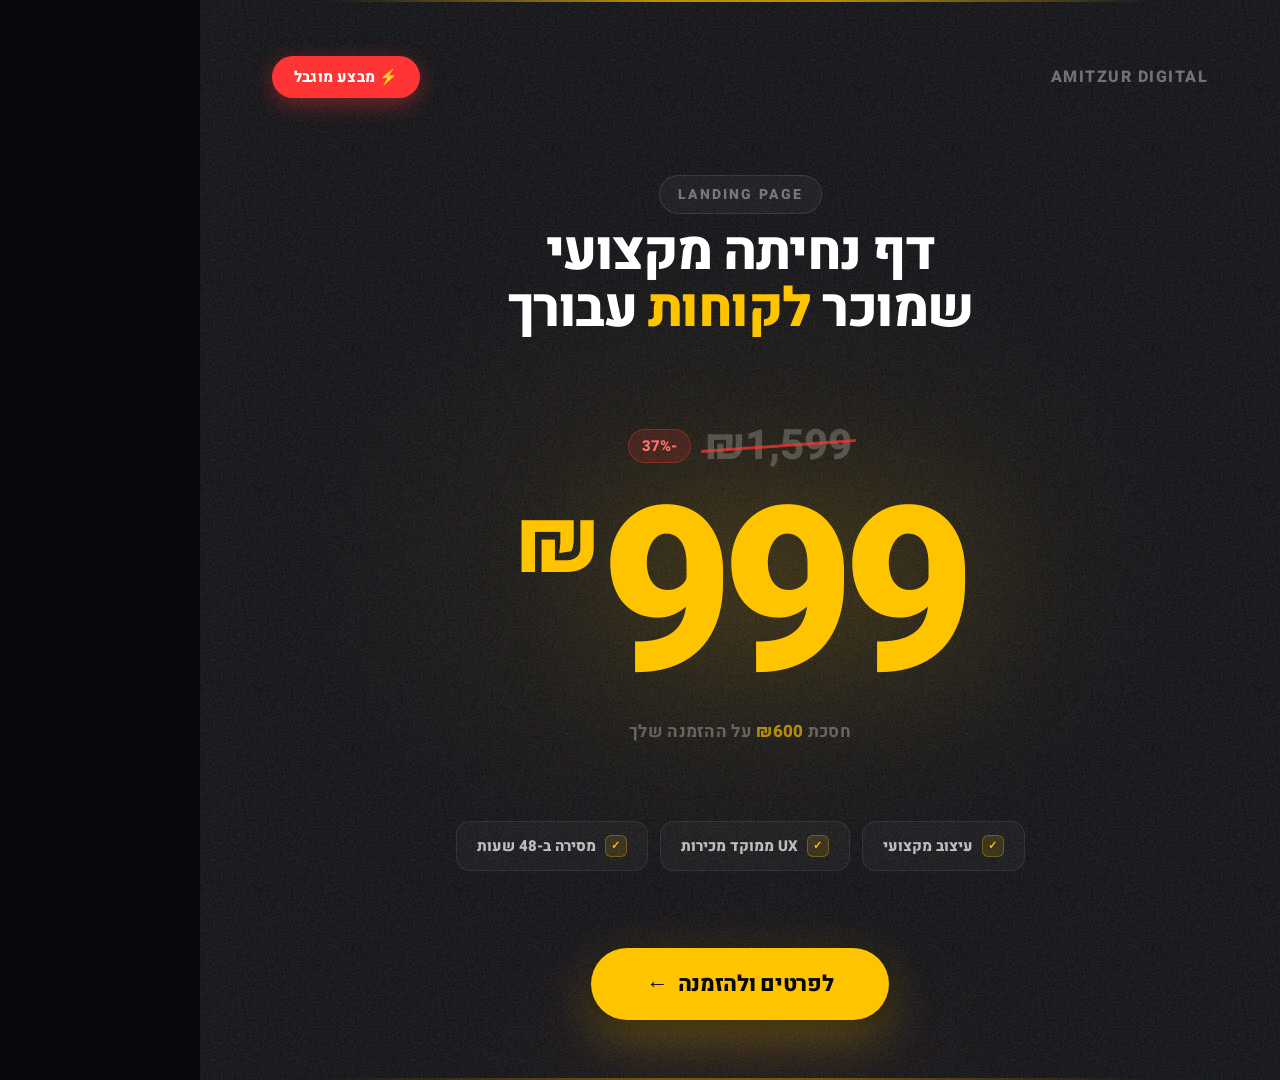
<file: ads/ad-1-shock.html>
<!DOCTYPE html>
<html lang="he" dir="rtl">
<head>
<meta charset="utf-8">
<title>Ad 1 – Shock Price</title>
<link rel="preconnect" href="https://fonts.googleapis.com">
<link rel="preconnect" href="https://fonts.gstatic.com" crossorigin>
<link href="https://fonts.googleapis.com/css2?family=Heebo:wght@400;700;800;900&display=swap" rel="stylesheet">
<style>
*{box-sizing:border-box;margin:0;padding:0}
body{
  width:1080px;height:1080px;overflow:hidden;
  background:#08080C;
  font-family:'Heebo',sans-serif;
  color:#f5f5f5;
}
.ad{
  width:1080px;height:1080px;
  position:relative;overflow:hidden;
  display:flex;flex-direction:column;
  align-items:center;
  justify-content:space-between;
  padding:56px 72px 60px;
  text-align:center;
}

/* BG */
.bg-glow{
  position:absolute;inset:0;pointer-events:none;
  background:
    radial-gradient(680px 500px at 50% 52%, rgba(255,196,0,.07) 0%, transparent 65%),
    radial-gradient(400px 300px at 50% 100%, rgba(255,90,0,.05) 0%, transparent 70%);
}
.bg-grain{
  position:absolute;inset:0;pointer-events:none;opacity:.22;
  background-image:url("data:image/svg+xml,%3Csvg viewBox='0 0 256 256' xmlns='http://www.w3.org/2000/svg'%3E%3Cfilter id='n'%3E%3CfeTurbulence type='fractalNoise' baseFrequency='.88' numOctaves='4' stitchTiles='stitch'/%3E%3C/filter%3E%3Crect width='100%25' height='100%25' filter='url(%23n)'/%3E%3C/svg%3E");
  background-size:200px 200px;
}
.line-top{
  position:absolute;top:0;left:12%;right:12%;height:2px;
  background:linear-gradient(90deg,transparent,#FFC400 40%,#FFC400 60%,transparent);
  opacity:.7;
}
.line-bottom{
  position:absolute;bottom:0;left:12%;right:12%;height:2px;
  background:linear-gradient(90deg,transparent,#FFC400 40%,#FFC400 60%,transparent);
  opacity:.35;
}

/* TOP */
.toprow{
  display:flex;align-items:center;justify-content:space-between;
  width:100%;position:relative;z-index:2;
}
.brand{
  font-size:16px;font-weight:800;
  color:rgba(255,255,255,.38);
  letter-spacing:1.5px;text-transform:uppercase;
}
.badge-alert{
  display:inline-flex;align-items:center;gap:8px;
  padding:10px 22px;border-radius:999px;
  background:#FF3535;
  font-size:15px;font-weight:800;color:#fff;
  letter-spacing:.2px;
  box-shadow:0 6px 22px rgba(255,53,53,.4);
}

/* SERVICE */
.service-area{
  position:relative;z-index:2;
  display:flex;flex-direction:column;align-items:center;gap:10px;
}
.service-eyebrow{
  display:inline-flex;align-items:center;gap:8px;
  padding:8px 18px;border-radius:999px;
  border:1px solid rgba(255,255,255,.1);
  background:rgba(255,255,255,.04);
  font-size:14px;font-weight:800;
  color:rgba(255,255,255,.38);
  letter-spacing:2px;text-transform:uppercase;
}
.service-title{
  font-size:54px;font-weight:800;
  line-height:1.05;letter-spacing:-1.5px;
  color:#fff;
}
.service-title em{color:#FFC400;font-style:normal;}

/* PRICE */
.price-block{
  position:relative;z-index:2;
  display:flex;flex-direction:column;align-items:center;
}
.old-row{
  display:flex;align-items:center;gap:14px;
  margin-bottom:6px;
}
.old-price{
  font-size:42px;font-weight:800;
  color:rgba(255,255,255,.22);
  direction:ltr;
  position:relative;
}
.old-price::after{
  content:"";
  position:absolute;
  top:50%;left:-4px;right:-4px;
  height:3px;
  background:rgba(255,53,53,.7);
  transform:translateY(-50%) rotate(-4deg);
}
.pct-off{
  padding:5px 13px;border-radius:999px;
  background:rgba(255,53,53,.15);
  border:1px solid rgba(255,53,53,.35);
  font-size:15px;font-weight:800;
  color:#FF7070;
}
.price-hero{
  display:flex;align-items:flex-start;justify-content:center;
  direction:ltr;line-height:1;
}
.price-sym{
  font-size:88px;font-weight:800;
  color:#FFC400;margin-top:18px;
}
.price-num{
  font-size:230px;font-weight:800;
  color:#FFC400;letter-spacing:-12px;
  filter:drop-shadow(0 0 70px rgba(255,196,0,.2));
}
.saved-note{
  font-size:17px;font-weight:700;
  color:rgba(255,255,255,.3);letter-spacing:.3px;
  margin-top:6px;
}
.saved-note strong{color:rgba(255,196,0,.65);font-weight:800;}

/* FEATURES */
.features{
  display:flex;align-items:center;gap:12px;
  position:relative;z-index:2;
}
.ftag{
  display:inline-flex;align-items:center;gap:9px;
  padding:13px 20px;border-radius:14px;
  border:1px solid rgba(255,255,255,.08);
  background:rgba(255,255,255,.03);
  font-size:15px;font-weight:800;
  color:rgba(255,255,255,.7);
}
.fcheck{
  width:22px;height:22px;border-radius:6px;
  background:rgba(255,196,0,.12);
  border:1px solid rgba(255,196,0,.28);
  display:flex;align-items:center;justify-content:center;
  font-size:11px;color:#FFC400;flex-shrink:0;
}

/* CTA */
.cta{
  display:inline-flex;align-items:center;gap:12px;
  padding:20px 56px;border-radius:999px;
  background:#FFC400;
  font-size:22px;font-weight:800;
  color:#080809;letter-spacing:-.3px;
  box-shadow:0 18px 50px rgba(255,196,0,.28),0 4px 14px rgba(0,0,0,.6);
  position:relative;z-index:2;
  white-space:nowrap;
}
</style>
</head>
<body>
<div class="ad">
  <div class="bg-glow"></div>
  <div class="bg-grain"></div>
  <div class="line-top"></div>
  <div class="line-bottom"></div>

  <div class="toprow">
    <div class="brand">Amitzur Digital</div>
    <div class="badge-alert">⚡&nbsp;מבצע מוגבל</div>
  </div>

  <div class="service-area">
    <div class="service-eyebrow">Landing Page</div>
    <div class="service-title">דף נחיתה מקצועי<br>שמוכר <em>לקוחות</em> עבורך</div>
  </div>

  <div class="price-block">
    <div class="old-row">
      <span class="old-price">₪1,599</span>
      <span class="pct-off">-37%</span>
    </div>
    <div class="price-hero">
      <span class="price-sym">₪</span>
      <span class="price-num">999</span>
    </div>
    <div class="saved-note">חסכת <strong>₪600</strong> על ההזמנה שלך</div>
  </div>

  <div class="features">
    <div class="ftag"><div class="fcheck">✓</div>עיצוב מקצועי</div>
    <div class="ftag"><div class="fcheck">✓</div>UX ממוקד מכירות</div>
    <div class="ftag"><div class="fcheck">✓</div>מסירה ב-48 שעות</div>
  </div>

  <div class="cta">לפרטים ולהזמנה&nbsp;&nbsp;←</div>
</div>
</body>
</html>
</file>
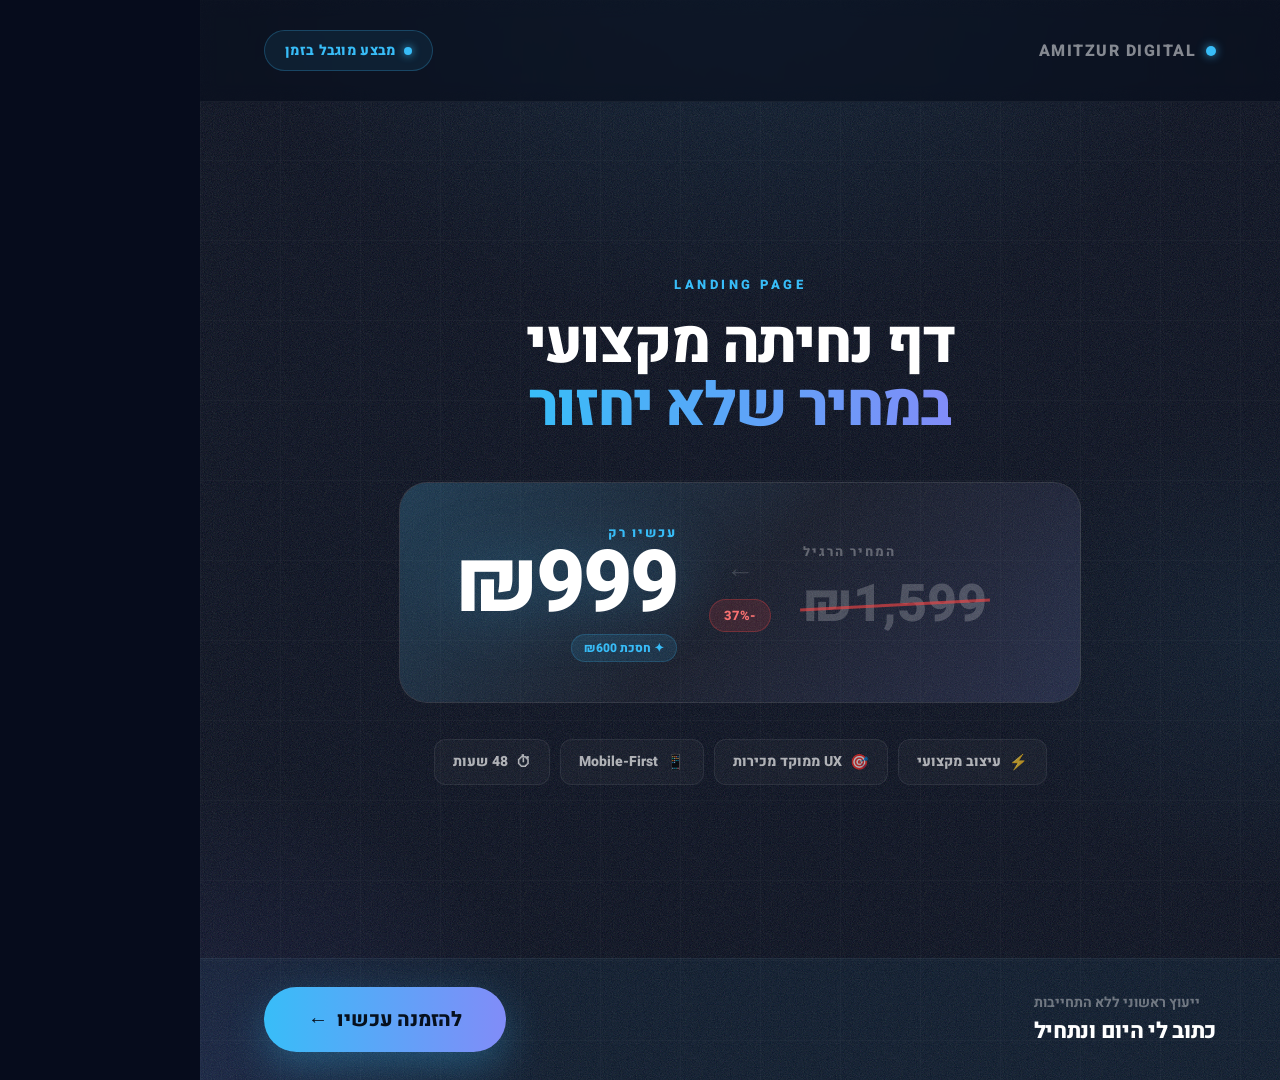
<file: ads/ad-2-premium.html>
<!DOCTYPE html>
<html lang="he" dir="rtl">
<head>
<meta charset="utf-8">
<title>Ad 2 – Premium Dark Blue</title>
<link rel="preconnect" href="https://fonts.googleapis.com">
<link rel="preconnect" href="https://fonts.gstatic.com" crossorigin>
<link href="https://fonts.googleapis.com/css2?family=Heebo:wght@400;700;800;900&display=swap" rel="stylesheet">
<style>
*{box-sizing:border-box;margin:0;padding:0}
body{
  width:1080px;height:1080px;overflow:hidden;
  background:#060C1C;
  font-family:'Heebo',sans-serif;
  color:#f0f4ff;
}
.ad{
  width:1080px;height:1080px;
  position:relative;overflow:hidden;
  display:flex;flex-direction:column;
  align-items:center;
  justify-content:space-between;
  padding:0;
}

/* BG */
.bg-mesh{
  position:absolute;inset:0;pointer-events:none;
  background:
    radial-gradient(900px 700px at 50% -5%, rgba(56,189,248,.09) 0%, transparent 55%),
    radial-gradient(600px 500px at 0% 100%, rgba(99,102,241,.10) 0%, transparent 60%),
    radial-gradient(500px 400px at 100% 60%, rgba(56,189,248,.06) 0%, transparent 60%);
}
.bg-grid{
  position:absolute;inset:0;pointer-events:none;
  background-image:
    linear-gradient(rgba(255,255,255,.025) 1px,transparent 1px),
    linear-gradient(90deg,rgba(255,255,255,.025) 1px,transparent 1px);
  background-size:80px 80px;
}
.bg-grain{
  position:absolute;inset:0;pointer-events:none;opacity:.18;
  background-image:url("data:image/svg+xml,%3Csvg viewBox='0 0 256 256' xmlns='http://www.w3.org/2000/svg'%3E%3Cfilter id='n'%3E%3CfeTurbulence type='fractalNoise' baseFrequency='.88' numOctaves='4' stitchTiles='stitch'/%3E%3C/filter%3E%3Crect width='100%25' height='100%25' filter='url(%23n)'/%3E%3C/svg%3E");
  background-size:200px 200px;
}

/* TOP BAND */
.top-band{
  width:100%;
  padding:30px 64px;
  display:flex;align-items:center;justify-content:space-between;
  position:relative;z-index:2;
  border-bottom:1px solid rgba(255,255,255,.05);
  background:rgba(6,12,28,.6);
  backdrop-filter:blur(8px);
}
.brand-mark{display:flex;align-items:center;gap:10px;}
.brand-dot{
  width:10px;height:10px;border-radius:50%;
  background:#38BDF8;
  box-shadow:0 0 10px rgba(56,189,248,.8);
}
.brand-name{
  font-size:16px;font-weight:800;
  color:rgba(255,255,255,.5);
  letter-spacing:1.5px;text-transform:uppercase;
}
.limited-pill{
  display:inline-flex;align-items:center;gap:8px;
  padding:9px 20px;border-radius:999px;
  border:1px solid rgba(56,189,248,.25);
  background:rgba(56,189,248,.08);
  font-size:14px;font-weight:800;
  color:#38BDF8;letter-spacing:.3px;
}
.pulse{
  width:8px;height:8px;border-radius:50%;
  background:#38BDF8;
  box-shadow:0 0 8px rgba(56,189,248,.9);
}

/* MAIN */
.main{
  flex:1;
  display:flex;flex-direction:column;
  align-items:center;justify-content:center;
  position:relative;z-index:2;
  padding:0 64px;
  gap:0;text-align:center;
}
.eyebrow{
  font-size:13px;font-weight:800;
  color:#38BDF8;letter-spacing:3.5px;text-transform:uppercase;
  margin-bottom:18px;
}
.headline{
  font-size:60px;font-weight:800;
  line-height:1.05;letter-spacing:-2px;color:#fff;
  margin-bottom:44px;
}
.headline .hl{
  background:linear-gradient(90deg,#38BDF8,#818CF8);
  -webkit-background-clip:text;-webkit-text-fill-color:transparent;background-clip:text;
}

/* PRICE CARD */
.price-card{
  width:100%;max-width:780px;
  background:rgba(255,255,255,.04);
  border:1px solid rgba(255,255,255,.10);
  border-radius:28px;
  padding:40px 56px;
  display:grid;
  grid-template-columns:1fr auto 1fr;
  align-items:center;
  position:relative;overflow:hidden;
  margin-bottom:36px;
}
.price-card::before{
  content:"";position:absolute;inset:-1px;
  border-radius:29px;
  background:linear-gradient(135deg,rgba(56,189,248,.18),transparent 50%,rgba(129,140,248,.12));
  pointer-events:none;z-index:0;
}
.price-card>*{position:relative;z-index:1;}

.price-old-side{
  display:flex;flex-direction:column;align-items:flex-end;gap:6px;
}
.label-was{
  font-size:13px;font-weight:800;
  color:rgba(255,255,255,.3);
  letter-spacing:2px;text-transform:uppercase;
}
.old-p{
  font-size:52px;font-weight:800;
  color:rgba(255,255,255,.2);
  direction:ltr;position:relative;
}
.old-p::after{
  content:"";position:absolute;
  top:50%;left:-3px;right:-3px;height:3px;
  background:rgba(239,68,68,.65);
  transform:translateY(-50%) rotate(-3deg);
}

.price-divider{
  display:flex;flex-direction:column;align-items:center;gap:6px;
  padding:0 32px;
}
.arrow-right{font-size:28px;color:rgba(255,255,255,.15);}
.pct-badge{
  padding:6px 14px;border-radius:999px;
  background:rgba(239,68,68,.15);
  border:1px solid rgba(239,68,68,.3);
  font-size:13px;font-weight:800;color:#F87171;
}

.price-new-side{
  display:flex;flex-direction:column;align-items:flex-start;gap:4px;
}
.label-now{
  font-size:13px;font-weight:800;
  color:#38BDF8;letter-spacing:2px;text-transform:uppercase;
}
.new-p{
  font-size:86px;font-weight:800;
  line-height:.9;direction:ltr;color:#fff;
  letter-spacing:-3px;
  filter:drop-shadow(0 0 30px rgba(56,189,248,.25));
}
.saved-tag{
  display:inline-flex;align-items:center;gap:5px;
  padding:4px 12px;border-radius:999px;
  background:rgba(56,189,248,.12);
  border:1px solid rgba(56,189,248,.2);
  font-size:12px;font-weight:800;color:#38BDF8;
  margin-top:6px;
}

/* FEATURES */
.features{display:flex;align-items:center;gap:10px;}
.ft{
  display:flex;align-items:center;gap:8px;
  padding:11px 18px;border-radius:12px;
  border:1px solid rgba(255,255,255,.07);
  background:rgba(255,255,255,.03);
  font-size:14px;font-weight:800;color:rgba(255,255,255,.65);
}
.ft-icon{font-size:15px;}

/* BOTTOM BAND */
.bottom-band{
  width:100%;
  padding:28px 64px;
  display:flex;align-items:center;justify-content:space-between;
  position:relative;z-index:2;
  border-top:1px solid rgba(255,255,255,.05);
  background:rgba(56,189,248,.05);
}
.cta-text{display:flex;flex-direction:column;gap:2px;align-items:flex-end;}
.cta-top-line{font-size:14px;font-weight:700;color:rgba(255,255,255,.38);}
.cta-main-line{font-size:22px;font-weight:800;color:#fff;letter-spacing:-.3px;}
.cta-btn{
  display:inline-flex;align-items:center;gap:12px;
  padding:18px 44px;border-radius:999px;
  background:linear-gradient(90deg,#38BDF8,#818CF8);
  font-size:20px;font-weight:800;color:#06101E;letter-spacing:-.2px;
  box-shadow:0 14px 40px rgba(56,189,248,.3);
  white-space:nowrap;
}
</style>
</head>
<body>
<div class="ad">
  <div class="bg-mesh"></div>
  <div class="bg-grid"></div>
  <div class="bg-grain"></div>

  <div class="top-band">
    <div class="brand-mark">
      <div class="brand-dot"></div>
      <div class="brand-name">Amitzur Digital</div>
    </div>
    <div class="limited-pill">
      <div class="pulse"></div>
      מבצע מוגבל בזמן
    </div>
  </div>

  <div class="main">
    <div class="eyebrow">Landing Page</div>
    <div class="headline">
      דף נחיתה מקצועי<br>
      <span class="hl">במחיר שלא יחזור</span>
    </div>

    <div class="price-card">
      <div class="price-old-side">
        <div class="label-was">המחיר הרגיל</div>
        <div class="old-p">₪1,599</div>
      </div>
      <div class="price-divider">
        <div class="arrow-right">←</div>
        <div class="pct-badge">-37%</div>
      </div>
      <div class="price-new-side">
        <div class="label-now">עכשיו רק</div>
        <div class="new-p">₪999</div>
        <div class="saved-tag">✦ חסכת ₪600</div>
      </div>
    </div>

    <div class="features">
      <div class="ft"><span class="ft-icon">⚡</span>עיצוב מקצועי</div>
      <div class="ft"><span class="ft-icon">🎯</span>UX ממוקד מכירות</div>
      <div class="ft"><span class="ft-icon">📱</span>Mobile-First</div>
      <div class="ft"><span class="ft-icon">⏱</span>48 שעות</div>
    </div>
  </div>

  <div class="bottom-band">
    <div class="cta-text">
      <div class="cta-top-line">ייעוץ ראשוני ללא התחייבות</div>
      <div class="cta-main-line">כתוב לי היום ונתחיל</div>
    </div>
    <div class="cta-btn">להזמנה עכשיו&nbsp;&nbsp;←</div>
  </div>
</div>
</body>
</html>
</file>
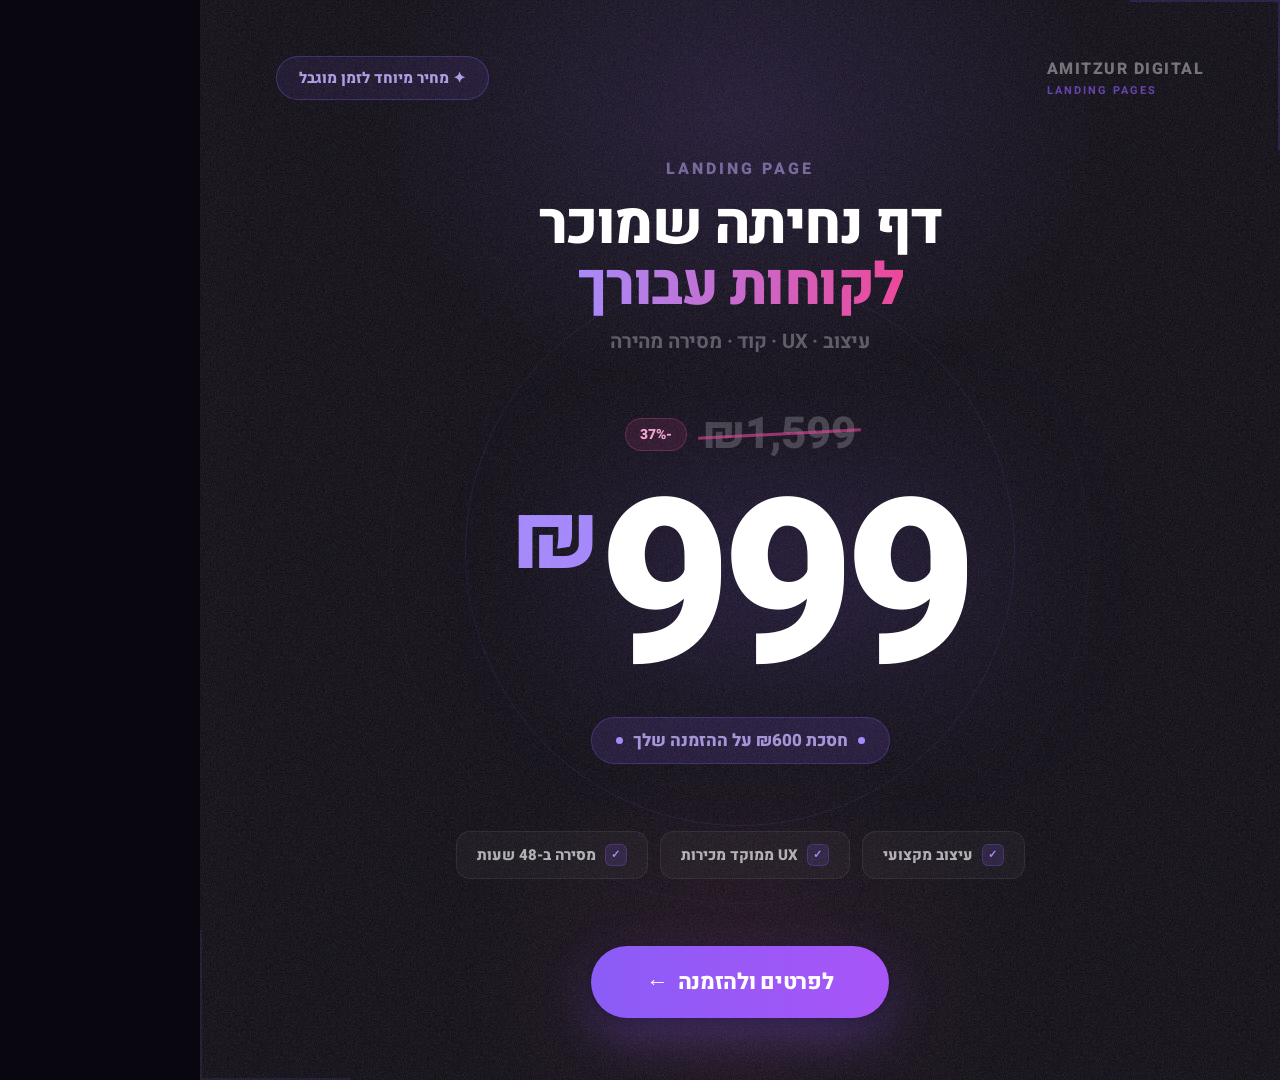
<file: ads/ad-3-elegant.html>
<!DOCTYPE html>
<html lang="he" dir="rtl">
<head>
<meta charset="utf-8">
<title>Ad 3 – Elegant Dark Purple</title>
<link rel="preconnect" href="https://fonts.googleapis.com">
<link rel="preconnect" href="https://fonts.gstatic.com" crossorigin>
<link href="https://fonts.googleapis.com/css2?family=Heebo:wght@400;700;800;900&display=swap" rel="stylesheet">
<style>
*{box-sizing:border-box;margin:0;padding:0}
body{
  width:1080px;height:1080px;overflow:hidden;
  background:#09060F;
  font-family:'Heebo',sans-serif;
  color:#f0ecff;
}
.ad{
  width:1080px;height:1080px;
  position:relative;overflow:hidden;
  display:flex;flex-direction:column;
  align-items:center;
  justify-content:space-between;
  padding:56px 76px 62px;
  text-align:center;
}

/* BG */
.bg-orbs{position:absolute;inset:0;pointer-events:none;}
.bg-orbs::before{
  content:"";position:absolute;
  width:800px;height:600px;
  top:-180px;left:50%;transform:translateX(-50%);
  background:radial-gradient(ellipse,rgba(139,92,246,.14) 0%,transparent 65%);
}
.bg-orbs::after{
  content:"";position:absolute;
  width:600px;height:500px;
  bottom:-140px;left:50%;transform:translateX(-50%);
  background:radial-gradient(ellipse,rgba(236,72,153,.08) 0%,transparent 65%);
}
.bg-grain{
  position:absolute;inset:0;pointer-events:none;opacity:.20;
  background-image:url("data:image/svg+xml,%3Csvg viewBox='0 0 256 256' xmlns='http://www.w3.org/2000/svg'%3E%3Cfilter id='n'%3E%3CfeTurbulence type='fractalNoise' baseFrequency='.88' numOctaves='4' stitchTiles='stitch'/%3E%3C/filter%3E%3Crect width='100%25' height='100%25' filter='url(%23n)'/%3E%3C/svg%3E");
  background-size:200px 200px;
}
.bg-ring{
  position:absolute;
  width:550px;height:550px;
  top:50%;left:50%;transform:translate(-50%,-48%);
  border-radius:50%;
  border:1px solid rgba(139,92,246,.12);
  pointer-events:none;
}
.bg-ring2{
  position:absolute;
  width:700px;height:700px;
  top:50%;left:50%;transform:translate(-50%,-48%);
  border-radius:50%;
  border:1px solid rgba(139,92,246,.06);
  pointer-events:none;
}
.c-tl{
  position:absolute;top:0;right:0;
  width:150px;height:150px;
  border-top:2px solid rgba(139,92,246,.18);
  border-right:2px solid rgba(139,92,246,.18);
}
.c-br{
  position:absolute;bottom:0;left:0;
  width:150px;height:150px;
  border-bottom:2px solid rgba(139,92,246,.12);
  border-left:2px solid rgba(139,92,246,.12);
}

/* TOP */
.toprow{
  display:flex;align-items:center;justify-content:space-between;
  width:100%;position:relative;z-index:2;
}
.brand{display:flex;flex-direction:column;align-items:flex-end;gap:1px;}
.brand-name{
  font-size:16px;font-weight:800;
  color:rgba(255,255,255,.4);
  letter-spacing:1.5px;text-transform:uppercase;
}
.brand-sub{
  font-size:11px;font-weight:700;
  color:rgba(139,92,246,.65);
  letter-spacing:2px;text-transform:uppercase;
}
.promo-badge{
  display:inline-flex;align-items:center;gap:8px;
  padding:10px 22px;border-radius:999px;
  border:1px solid rgba(139,92,246,.30);
  background:rgba(139,92,246,.10);
  font-size:15px;font-weight:800;
  color:rgba(200,180,255,.85);
}

/* CENTER */
.center{
  position:relative;z-index:2;
  display:flex;flex-direction:column;align-items:center;
  gap:0;margin-top:-10px;
}
.label{
  font-size:16px;font-weight:800;
  color:rgba(200,180,255,.5);
  letter-spacing:3px;text-transform:uppercase;
  margin-bottom:14px;
}
.title{
  font-size:58px;font-weight:800;
  line-height:1.05;letter-spacing:-1.5px;color:#fff;
  margin-bottom:10px;
}
.title .grad{
  background:linear-gradient(90deg,#A78BFA,#EC4899);
  -webkit-background-clip:text;-webkit-text-fill-color:transparent;background-clip:text;
}
.tagline{
  font-size:20px;font-weight:700;
  color:rgba(255,255,255,.3);
  margin-bottom:46px;letter-spacing:-.2px;
}

/* PRICE */
.price-wrap{
  display:flex;flex-direction:column;align-items:center;
}
.old-block{
  display:flex;align-items:center;gap:16px;
  margin-bottom:8px;
}
.old-num{
  font-size:44px;font-weight:800;
  color:rgba(255,255,255,.2);direction:ltr;
  position:relative;
}
.old-num::after{
  content:"";position:absolute;
  top:50%;left:-5px;right:-5px;height:3px;
  background:rgba(236,72,153,.6);
  transform:translateY(-50%) rotate(-3deg);
}
.off-chip{
  padding:5px 14px;border-radius:999px;
  background:rgba(236,72,153,.12);
  border:1px solid rgba(236,72,153,.28);
  font-size:14px;font-weight:800;color:#F9A8D4;
}
.big-price-row{
  display:flex;align-items:flex-start;
  direction:ltr;line-height:1;
  margin-bottom:12px;
}
.sym{
  font-size:90px;font-weight:800;
  color:#A78BFA;margin-top:20px;
}
.num{
  font-size:230px;font-weight:800;
  letter-spacing:-10px;color:#fff;
  filter:drop-shadow(0 0 80px rgba(139,92,246,.3));
}
.saved-ribbon{
  display:inline-flex;align-items:center;gap:10px;
  padding:10px 24px;border-radius:999px;
  background:rgba(139,92,246,.14);
  border:1px solid rgba(139,92,246,.28);
  font-size:17px;font-weight:800;
  color:rgba(200,180,255,.8);
}
.ribbon-dot{
  width:7px;height:7px;border-radius:50%;
  background:#A78BFA;flex-shrink:0;
}

/* FEATURES */
.features{
  display:flex;align-items:center;gap:12px;
  position:relative;z-index:2;
}
.f{
  display:flex;align-items:center;gap:9px;
  padding:12px 20px;border-radius:14px;
  border:1px solid rgba(255,255,255,.07);
  background:rgba(255,255,255,.03);
  font-size:15px;font-weight:800;color:rgba(255,255,255,.65);
}
.fic{
  width:22px;height:22px;border-radius:6px;
  background:rgba(139,92,246,.15);
  border:1px solid rgba(139,92,246,.25);
  display:flex;align-items:center;justify-content:center;
  font-size:11px;color:#A78BFA;flex-shrink:0;
}

/* CTA */
.cta{
  display:inline-flex;align-items:center;gap:12px;
  padding:20px 56px;border-radius:999px;
  background:linear-gradient(90deg,#8B5CF6,#A855F7);
  font-size:22px;font-weight:800;
  color:#fff;letter-spacing:-.3px;
  box-shadow:0 18px 50px rgba(139,92,246,.32),0 4px 14px rgba(0,0,0,.6);
  position:relative;z-index:2;white-space:nowrap;
}
</style>
</head>
<body>
<div class="ad">
  <div class="bg-orbs"></div>
  <div class="bg-grain"></div>
  <div class="bg-ring"></div>
  <div class="bg-ring2"></div>
  <div class="c-tl"></div>
  <div class="c-br"></div>

  <div class="toprow">
    <div class="brand">
      <div class="brand-name">Amitzur Digital</div>
      <div class="brand-sub">Landing Pages</div>
    </div>
    <div class="promo-badge">✦&nbsp;מחיר מיוחד לזמן מוגבל</div>
  </div>

  <div class="center">
    <div class="label">Landing Page</div>
    <div class="title">
      דף נחיתה שמוכר<br>
      <span class="grad">לקוחות עבורך</span>
    </div>
    <div class="tagline">עיצוב · UX · קוד · מסירה מהירה</div>

    <div class="price-wrap">
      <div class="old-block">
        <span class="old-num">₪1,599</span>
        <span class="off-chip">-37%</span>
      </div>
      <div class="big-price-row">
        <span class="sym">₪</span>
        <span class="num">999</span>
      </div>
      <div class="saved-ribbon">
        <div class="ribbon-dot"></div>
        חסכת ₪600 על ההזמנה שלך
        <div class="ribbon-dot"></div>
      </div>
    </div>
  </div>

  <div class="features">
    <div class="f"><div class="fic">✓</div>עיצוב מקצועי</div>
    <div class="f"><div class="fic">✓</div>UX ממוקד מכירות</div>
    <div class="f"><div class="fic">✓</div>מסירה ב-48 שעות</div>
  </div>

  <div class="cta">לפרטים ולהזמנה&nbsp;&nbsp;←</div>
</div>
</body>
</html>
</file>
